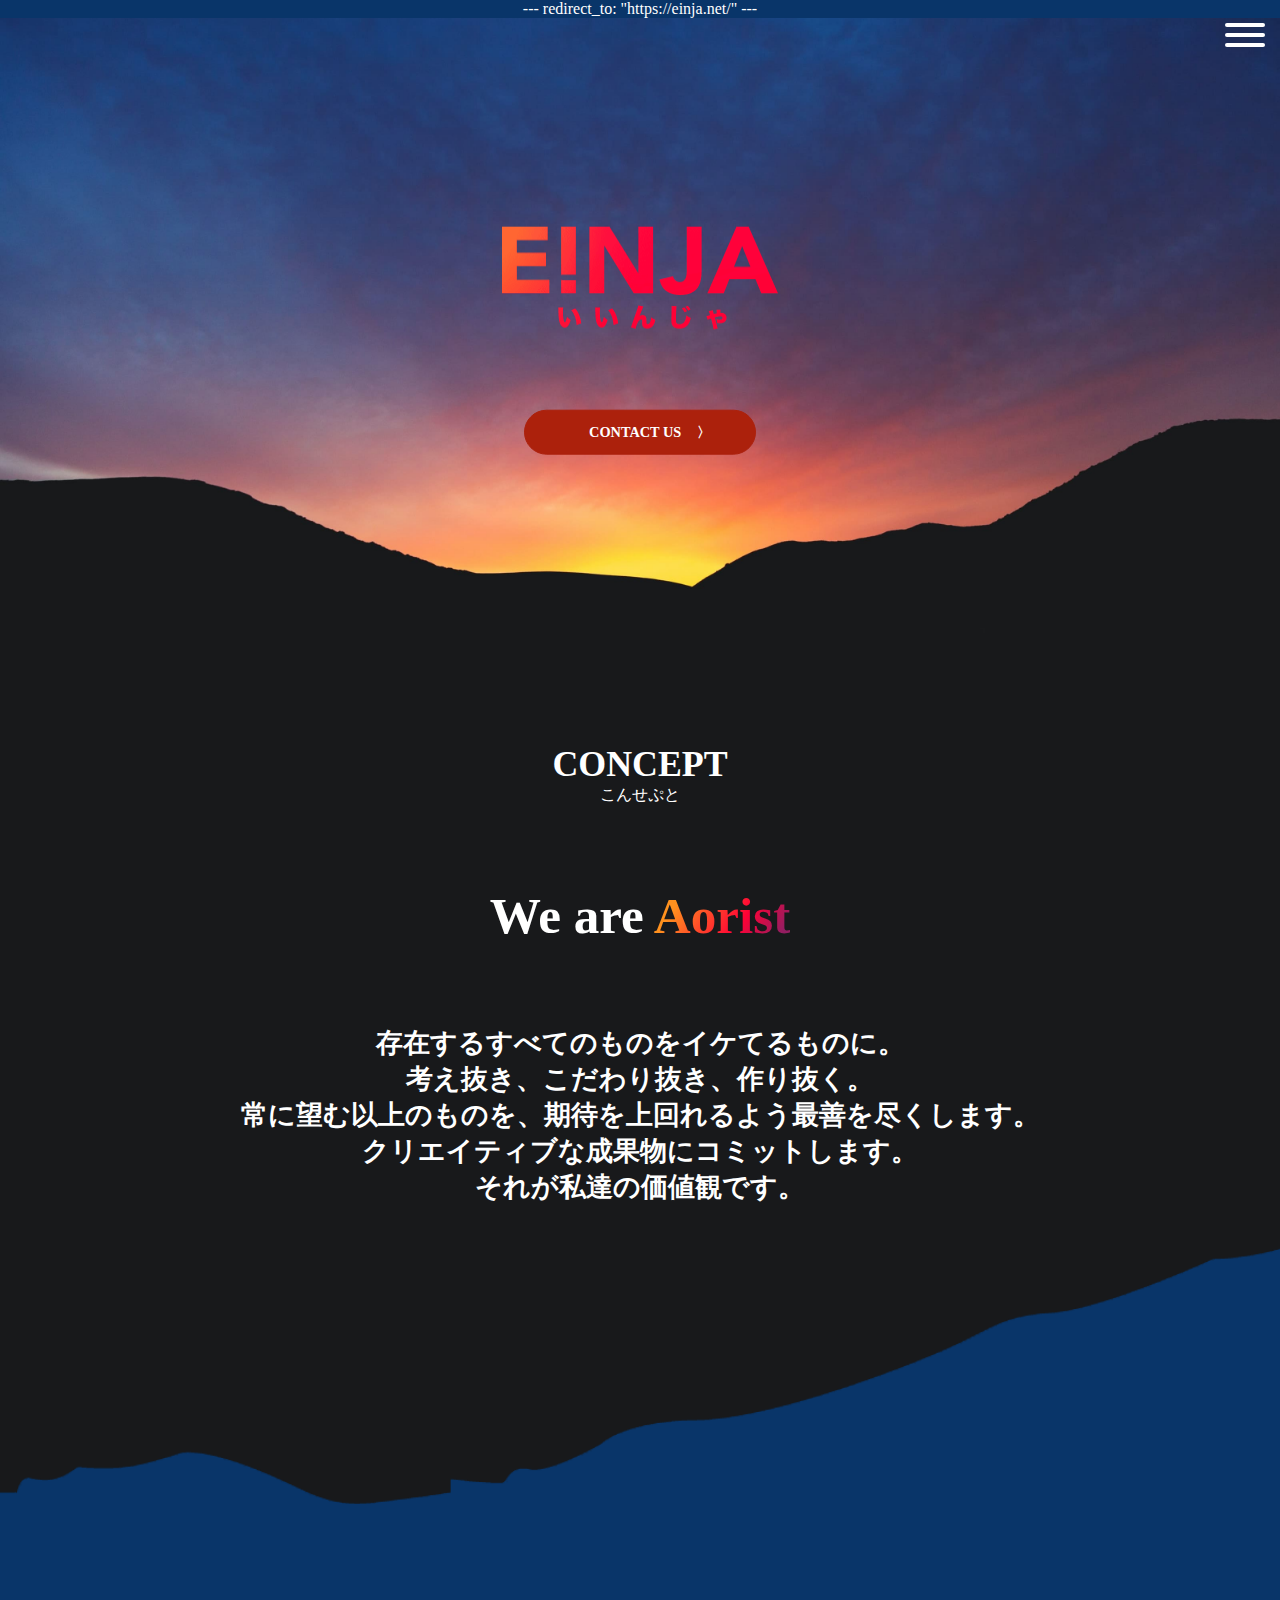
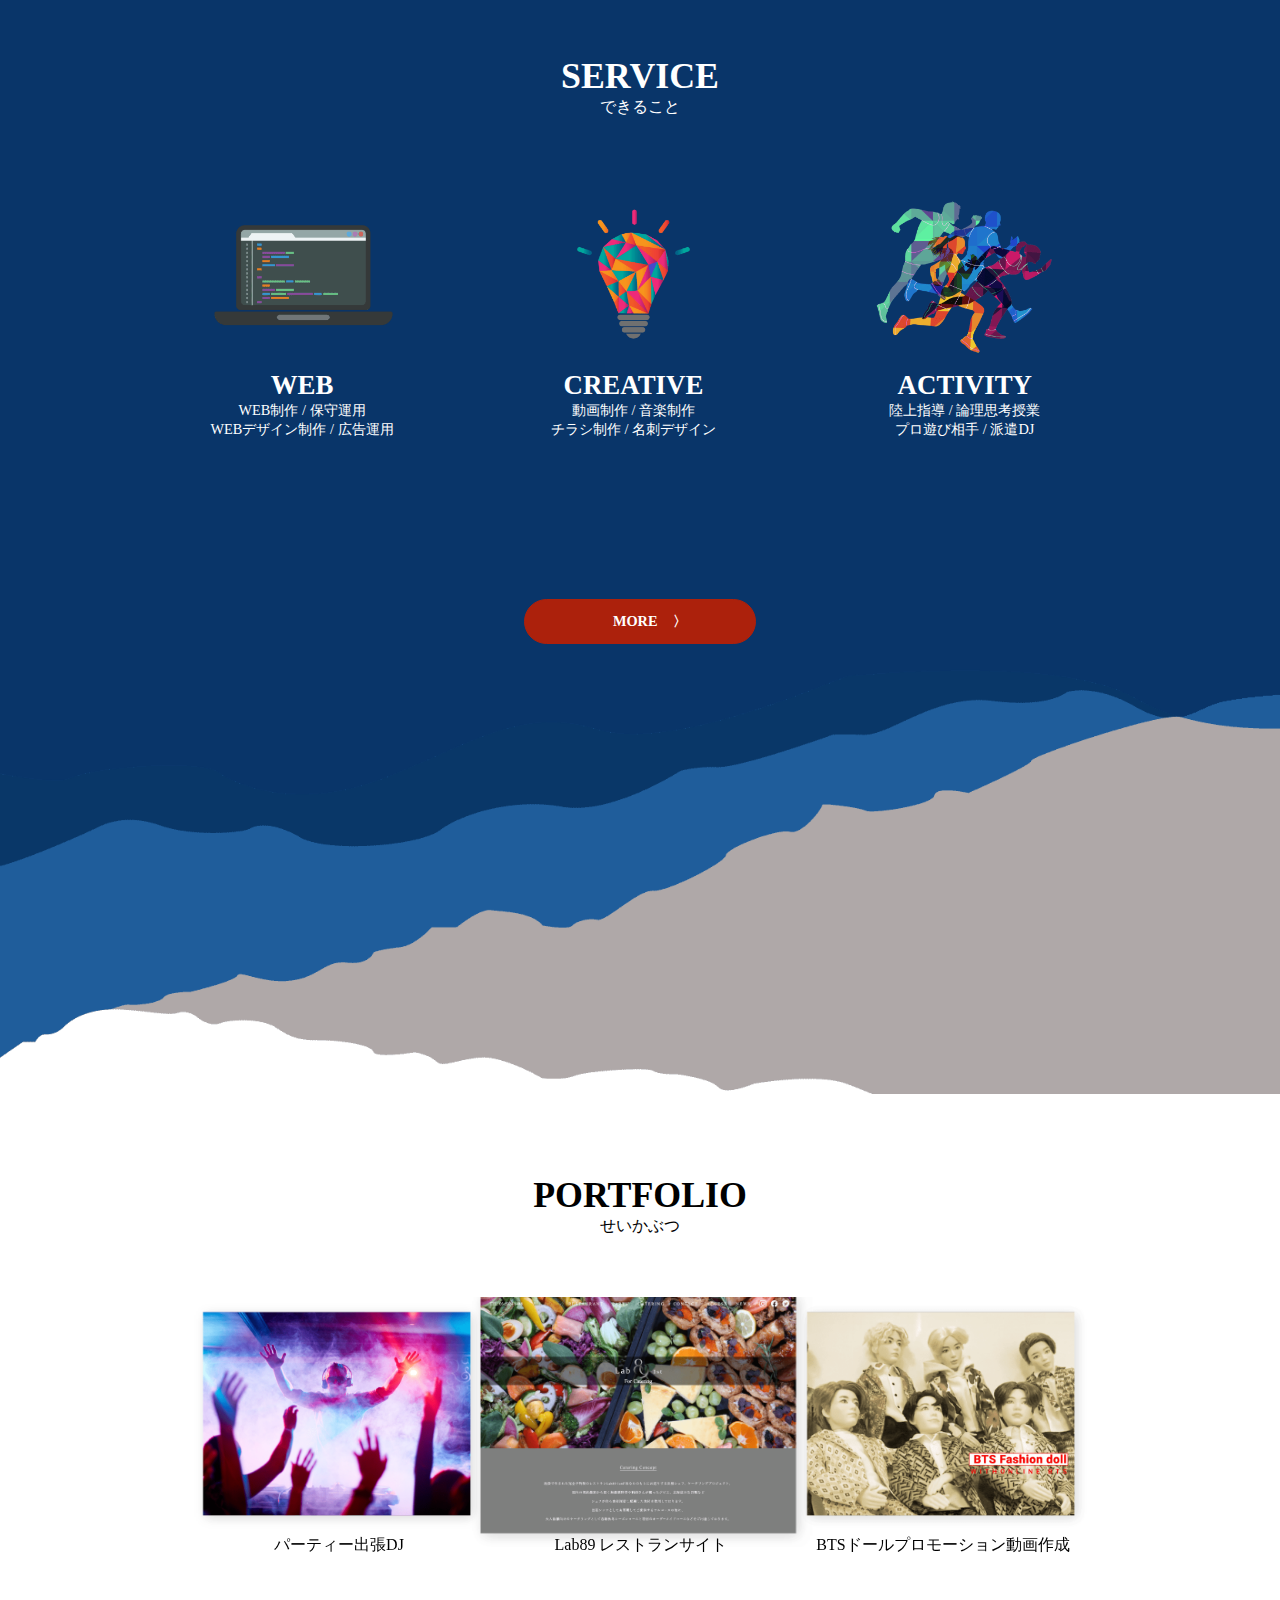
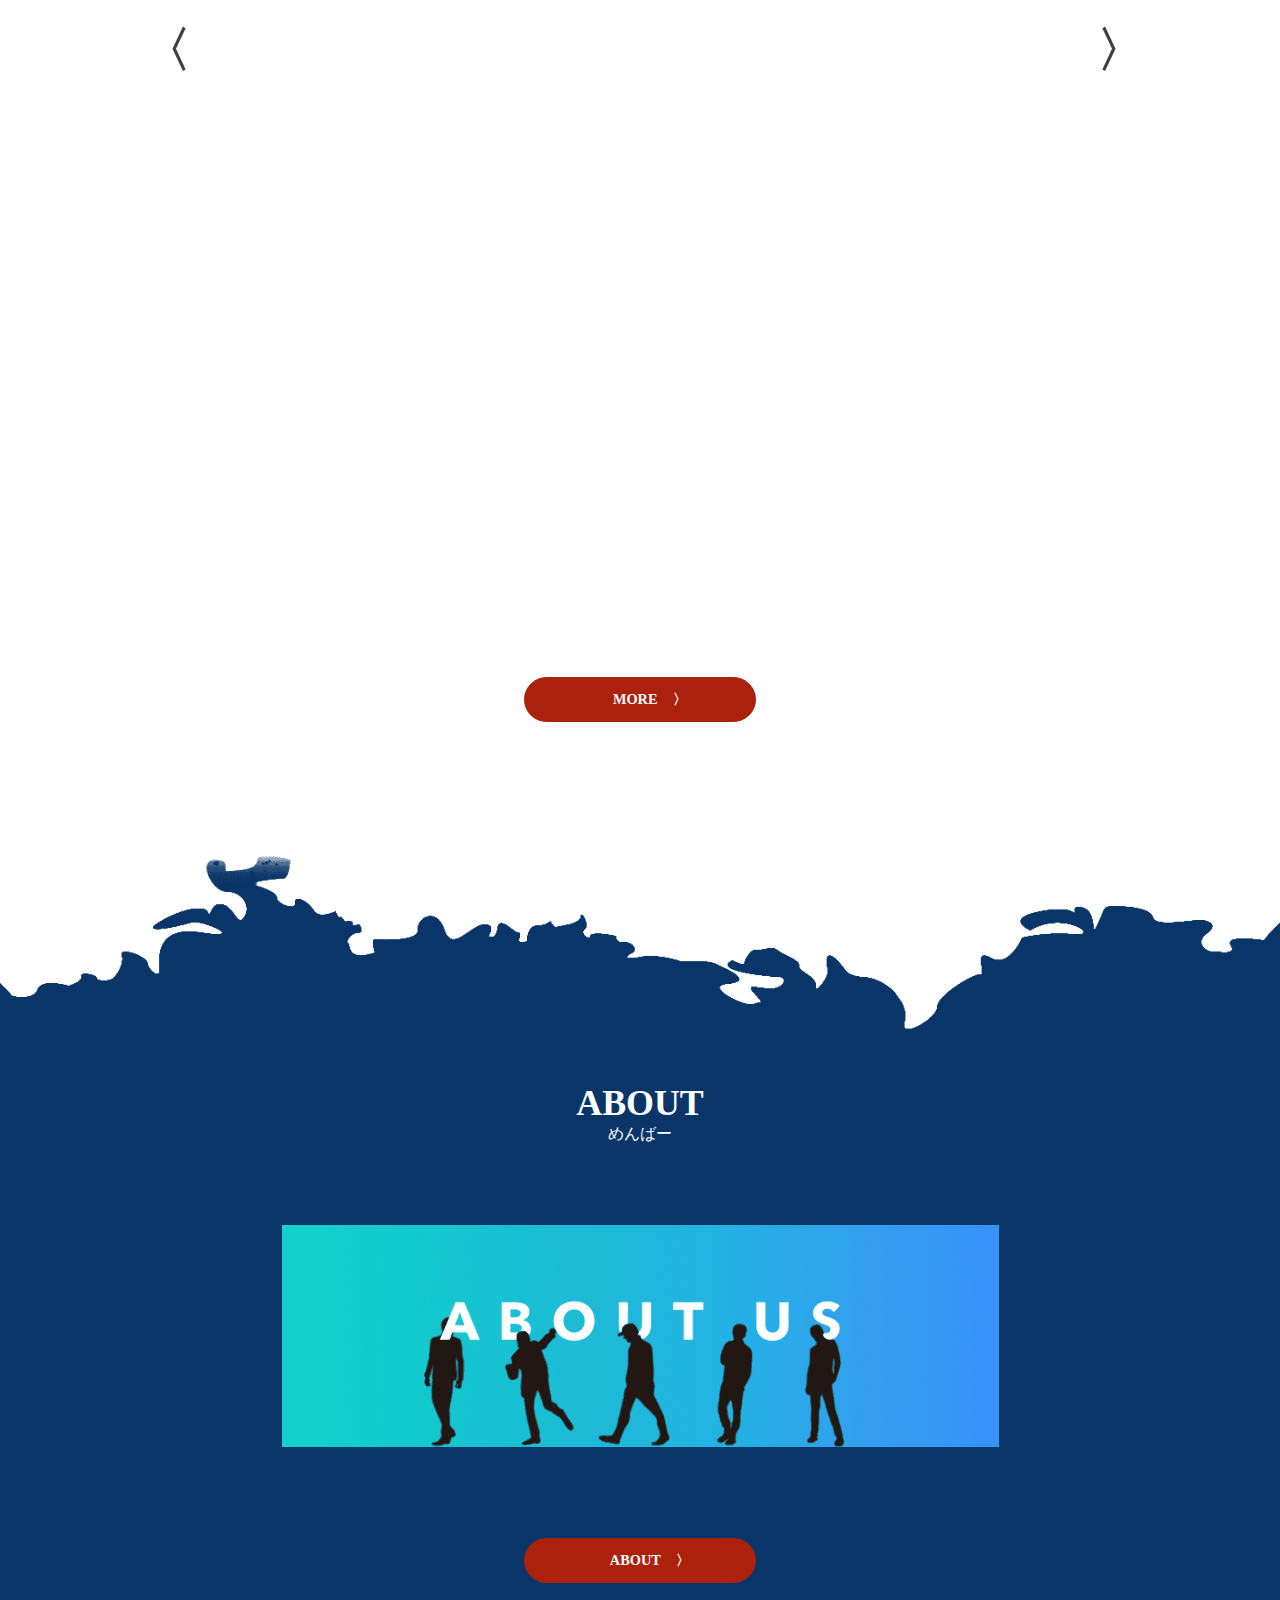
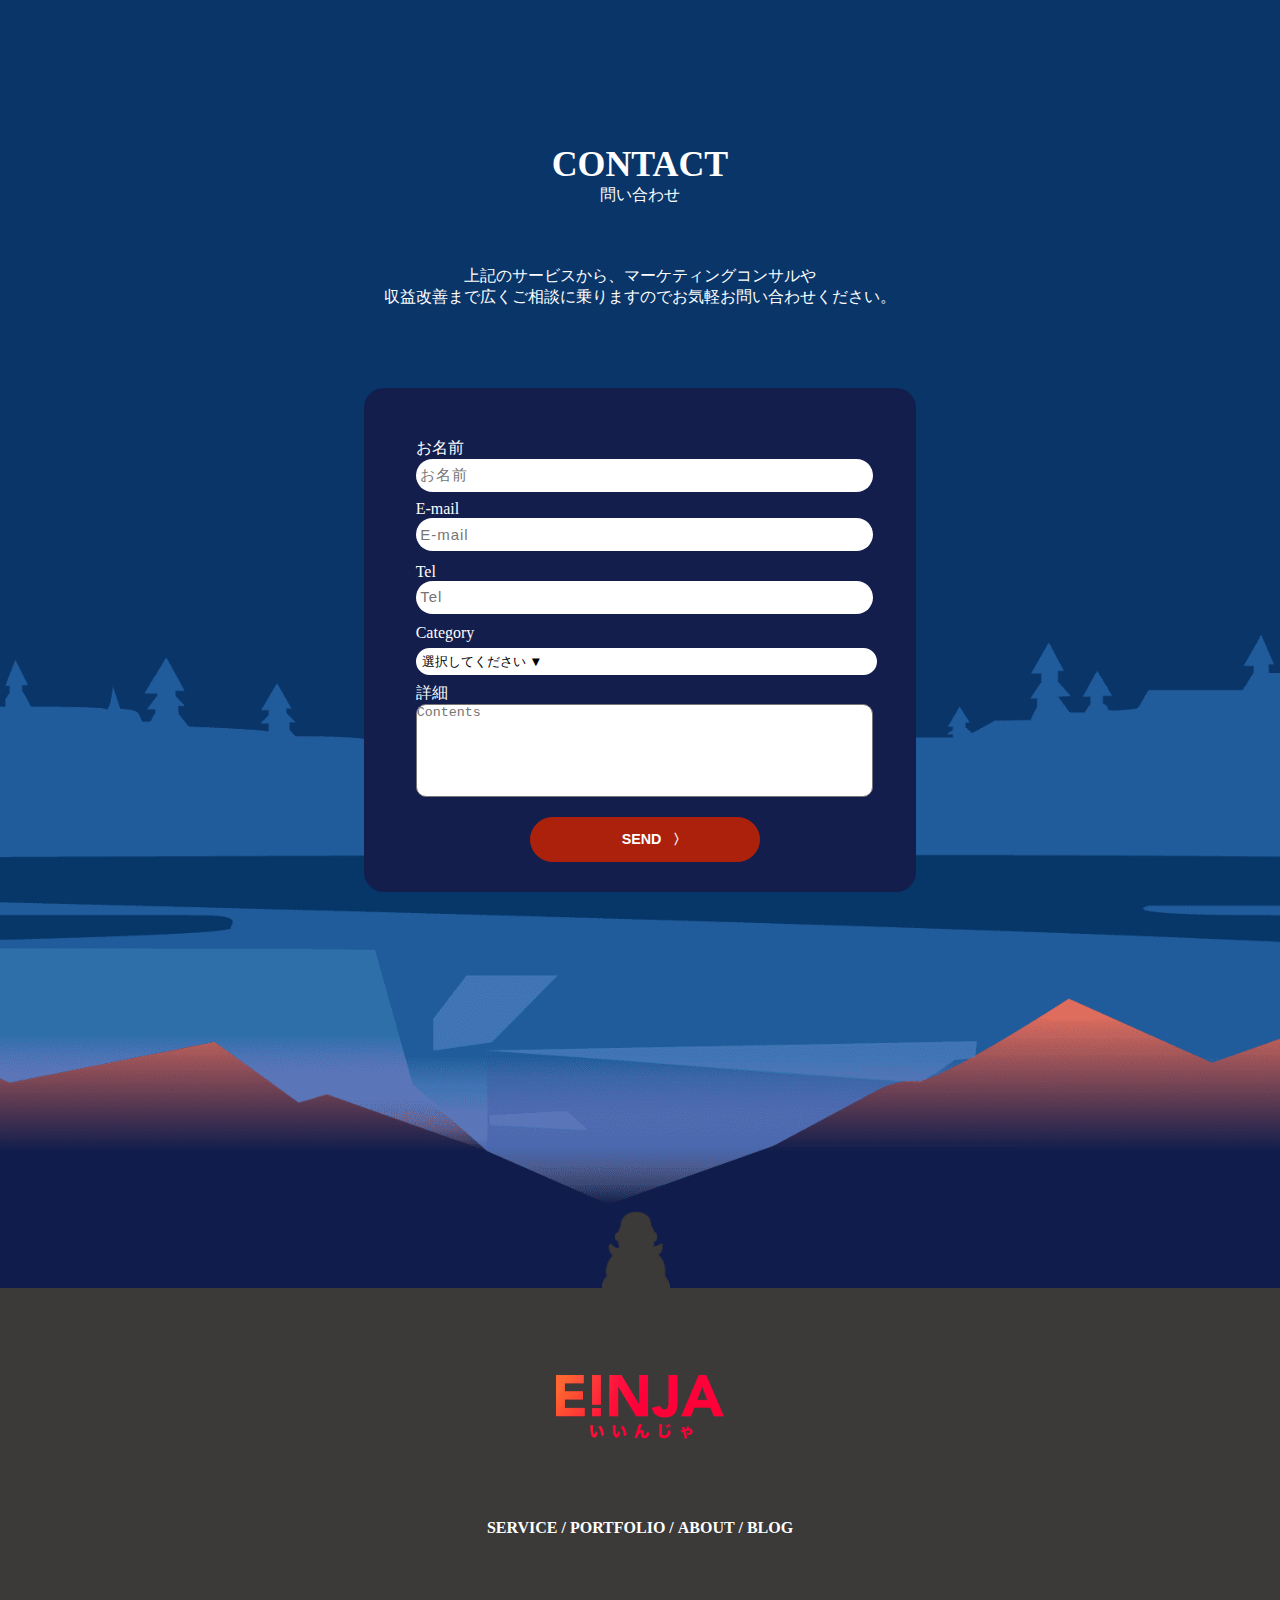
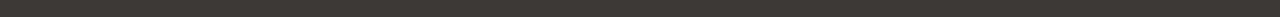
<file: index.html>
---
redirect_to: "https://einja.net/"
---
<!DOCTYPE html>
<html lang="ja">

<head>
  <meta charset="UTF-8">
  <meta name="viewport" content="width=device-width, initial-scale=1.0">
  <link rel="icon" href="favicon.ico">
  <link rel="apple-touch-icon" sizes="180x180" href="img/icon/einja-monoicon.png">

  <!-- Slick JS   For Slider -->
  <link href="js/slick/slick-theme.css" rel="stylesheet" type="text/css">
  <link href="js/slick/slick.css" rel="stylesheet" type="text/css">

  <!-- form script -->
  <script src="https://sdk.form.run/js/v2/formrun.js"></script>

  <link rel="stylesheet" href="style.css">
  <title>EINJA home page</title>
</head>

<body class="bc-indigo" id="Top-page">
  <!-- Navigation -->
  <nav class="menu bc-gray">
    <button class="menu__button">
      <span class="menu__lineTop"></span>
      <span class="menu__lineMiddle"></span>
      <span class="menu__lineBottom"></span>
    </button>
    <div class="menuContainer">
      <a href="https://moyashitaro.github.io/einja/index.html">
        <div class="menuBox bc-DDindigo">
          <div class="menuContent">
            <h1 class="h1menu">Home</h1>
            <div class="underline"></div>
            <p class="testSub">Accompany on home</p>
          </div>
        </div>
      </a>
    </div>
    <div class="menuContainer">
      <a href="https://moyashitaro.github.io/einja/service.html">
        <div class="menuBox bc-DDindigo">
          <div class="menuContent">
            <h1 class="h1menu">Service</h1>
            <div class="underline"></div>
            <p class="testSub">Accompany on service</p>
          </div>
        </div>
      </a>
    </div>
    <div class="menuContainer">
      <a href="https://moyashitaro.github.io/einja/portfolio.html">
        <div class="menuBox bc-DDindigo">
          <div class="menuContent">
            <h1 class="h1menu">Portfolio</h1>
            <div class="underline"></div>
            <p class="testSub">Accompany on portfolio</p>
          </div>
        </div>
      </a>
    </div>
    <div class="menuContainer">
      <a href="https://moyashitaro.github.io/einja/about.html">
        <div class="menuBox bc-DDindigo">
          <div class="menuContent">
            <h1 class="h1menu">About</h1>
            <div class="underline"></div>
            <p class="testSub">Accompany on about</p>
          </div>
        </div>
      </a>
    </div>
  </nav>

  <!-- 1.Top -->
  <section class="T1-Sec bg-T_rise" id="top">
    <div>
      <ing ref=T_rise.jpg></ing>
      <h1 class="spaceL"><img class="T1-h1" src="img/logo-title!.png" alt=""></h1>
      <!-- Top btn -->
      <a href="#form">
        <div class="btn bc-orange fw-bold textS btn-width ">
          <div class="btnText">CONTACT US <span class="right-vector">〉</span></div>
        </div>
      </a>
    </div>
  </section>

  <!-- 2.Concept  -->
  <section class="bc-black spaceTL">
    <h2 class="fw-bold">CONCEPT</h2>
    <p class="spaceL">こんせぷと</p>
    <p class="textL fw-bold spaceL">We are <span class="fc-redgradate">Aorist</span></p>
    <div class="textM fw-bold">
      存在するすべてのものをイケてるものに。<br>
      考え抜き、こだわり抜き、作り抜く。<br>
      常に望む以上のものを、期待を上回れるよう最善を尽くします。<br>
      クリエイティブな成果物にコミットします。<br>
      それが私達の価値観です。
    </div>
  </section>

  <!-- 分け目 -->
  <section class="bg-T_Bsky bc-indigo"></section>

  <!-- 3.Service -->
  <section class="bc-indigo" id="service">
    <h2 class="fw-bold">SERVICE</h2>
    <p class="spaceM">できること</p>
    <div class="serviceWrapper spaceL">
      <div>
        <div class="T-Container bg-web spaceS"></div>
        <p class="textM fw-bold">WEB</p>
        <P class="textS">WEB制作 / 保守運用 <br> WEBデザイン制作 / 広告運用</P>
      </div>
      <div class="LspaceL">
        <div class="T-Container bg-creat spaceS"></div>
        <p class="textM fw-bold">CREATIVE</p>
        <P class="textS">動画制作 / 音楽制作 <br> チラシ制作 / 名刺デザイン</P>
      </div>
      <div>
        <div class="T-Container bg-activ spaceS"></div>
        <p class="textM fw-bold">ACTIVITY</p>
        <P class="textS">陸上指導 / 論理思考授業 <br> プロ遊び相手 / 派遣DJ</P>
      </div>
    </div>
    <a href="https://moyashitaro.github.io/einja/service.html">
      <div class="btn bc-orange fw-bold textS btn-width ">
        <div class="btnText">MORE <span class="right-vector">〉</span></div>
      </div>
    </a>
  </section>

  <!-- 分け目2 -->
  <section class="bg-T_mtAlps"></section>

  <!-- 4.Portfolio -->
  <section class="bc-white spaceTL" id="portfolio">
    <h2 class="fw-bold fc-black">PORTFOLIO</h2>
    <p class="spaceM fc-black">せいかぶつ</p>
    <!-- スライダー設置する -->
    <div class="T4-slider-container">
      <div class="center-js fc-black spaceL">
        <div>
          <img src="img/portfolio/T4-Lab89.png" alt="image01">
          <p class="textphoto">Lab89 レストランサイト</p>
        </div>
        <div>
          <img src="img/portfolio/T4-bts.png" alt="image02">
          <p class="textphoto">BTSドールプロモーション動画作成</p>
        </div>
        <div>
          <img src="img/portfolio/T4-teachrun.png" alt="image03">
          <p class="textphoto">陸上実業団選手コーチング</p>
        </div>
        <div>
          <img src="img/portfolio/T4-hero.png" alt="image01">
          <p class="textphoto">アソビル マルチスポーツコート</p>
        </div>
        <div>
          <img src="img/portfolio/T4-kanie.png" alt="image02">
          <p class="textphoto">KANIE REMIX</p>
        </div>
        <div>
          <img src="img/portfolio/T4-travelDJ.png" alt="image03">
          <p class="textphoto">パーティー出張DJ</p>
        </div>
      </div>
      <a href="https://moyashitaro.github.io/einja/portfolio.html">
        <div class="btn bc-orange fw-bold textS btn-width">
          <div class="btnText">MORE <span class="right-vector">〉</span></div>
        </div>
      </a>
    </div>
  </section>

  <!-- 分け目3 -->
  <section class="bg-T_cloud"></section>

  <!-- 5.About -->
  <section class="spaceL" id="about">
    <h2 class="fw-bold">ABOUT</h2>
    <p class="spaceL">めんばー</p>
    <!-- <div class="aboutLinkBox bg-T_ALink"></div> -->
    <div class="iframe">
      <div class="iframe-container bg-T_ALink" width="717" height="222"></div>
    </div>

    <div class="spaceL"></div>
    <a href="https://moyashitaro.github.io/einja/about.html">
      <div class="btn bc-orange fw-bold textS btn-width">
        <div class="btnText">ABOUT <span class="right-vector">〉</span></div>
      </div>
    </a>
  </section>

  <!-- 6.Contact -->
  <section class="spaceTL" id="form">
    <h2 class="fw-bold">CONTACT</h2>
    <p class="spaceM">問い合わせ</p>
    <div class="spaceL">上記のサービスから、マーケティングコンサルや<br>
      収益改善まで広くご相談に乗りますのでお気軽お問い合わせください。
    </div>
    <div class="bg-T_city">
      <form class="formWrapper formrun" action="https://form.run/api/v1/r/lhly69fa9jg0mpguuw6f758q" method="post">
        <div class="formcontainer">
          <div class="formFlame-S gap">
            <div class="cp_iptxt-S">
              <p class="formLabel">お名前</p>
              <label class="ef">
                <input name="お名前" type="text" placeholder="お名前">
              </label>
            </div>
          </div>
          <div class="formFlame-S">
            <div class="cp_iptxt-S">
              <p class="formLabel">E-mail</p>
              <div class="cp_iptxt-S">
                <label class="ef">
                  <!-- <input type="text" placeholder="E-mail" required> -->
                  <input name="メールアドレス" type="text" placeholder="E-mail" data-formrun-type="email"
                    data-formrun-required>
                  <!-- <div data-formrun-show-if-error="メールアドレス">メールアドレスを正しく入力してください</div> -->
                </label>
              </div>
            </div>
          </div>
          <div class="formFlame-S gap">
            <div class="cp_iptxt-S">
              <p class="formLabel">Tel</p>
              <label class="ef">
                <input type="text" placeholder="Tel">
              </label>
            </div>
          </div>
          <div class="formFlame-S form-group row">
            <p class="formLabel gap2 col-xs-3 col-form-label">Category<br></p>
            <div class="cp_ipselect cp_sl04 col-xs-9" data-formrun-hide-if-confirm>
              <select class="form-control form-control-lg" name="Category" data-formrun-required>
                <option value="" hidden>選択してください ▼ </option>
                <option value="UI・UX設計">UI・UX設計</option>
                <option value="WEBデザイン">WEBデザイン</option>
                <option value="WEB制作">WEB制作</option>
                <option value="WEBアプリ作成">WEBアプリ作成</option>
                <option value="WEB解析">WEB解析</option>
                <option value="SEO対策">SEO対策</option>
                <option value="広告運用">広告運用</option>
                <option value="保守運用">保守運用</option>
                <option value="動画制作">動画制作</option>
                <option value="音楽制作">音楽制作</option>
                <option value="チラシ制作">チラシ制作</option>
                <option value="名刺デザイン">名刺デザイン</option>
                <option value="陸上指導">陸上指導</option>
                <option value="論理思考授業">論理思考授業</option>
                <option value="出張DJ">出張DJ</option>
                <option value="遊び相手">遊び相手</option>
              </select>
            </div>
          </div>
          <div class="formFlame-L">
            <div class="spaceS gap3">
              <p class="formLabel">詳細</p>
              <textarea type="text" placeholder="Contents" name="お問い合わせ" data-formrun-required></textarea>
              <!-- <div data-formrun-show-if-error="お問い合わせ">お問い合わせ入力してください</div> -->
            </div>

            <!-- <div>
              <label>個人情報利用同意 [必須]</label>
              <input type="checkbox" name="個人情報利用同意" data-formrun-required>
              <div data-formrun-show-if-error="個人情報利用同意">同意してください</div>
            </div> -->

            <!-- ボット投稿をブロックするためのタグ -->
            <div class="_formrun_gotcha">
              <style media="screen">
                ._formrun_gotcha {
                  position: absolute !important;
                  height: 1px;
                  width: 1px;
                  overflow: hidden;
                }
              </style>
              <label for="_formrun_gotcha">If you are a human, ignore this field</label>
              <input type="text" name="_formrun_gotcha" id="_formrun_gotcha" tabindex="-1">
            </div>
            <a href="https://moyashitaro.github.io/einja/index.html">
              <button type="submit" class="btn bc-orange fw-bold textS btn-width" data-formrun-error-text="未入力の項目があります"
                data-formrun-submitting-text="送信中...">
                <div class="btnText fc-white">SEND<span class="right-vector">〉</span></div>
              </button>
            </a>
          </div>
        </div>
      </form>
  </section>

  <!-- 7.Footer -->
  <footer class="bc-gray">
    <div class="footer-container">
      <div class="bg-footerLogo T7-Box"></div>
      <a href="https://moyashitaro.github.io/einja/index.html">
        <img src="img/logo-title!.png" alt="" class="footer-logo spaceL">
      </a>
      <ul class="footer-lists spaceL fw-bold">
        <li><a href="https://moyashitaro.github.io/einja/service.html">SERVICE</a> /</li>
        <li><a href="https://moyashitaro.github.io/einja/portfolio.html">PORTFOLIO</a> /</li>
        <li><a href="https://moyashitaro.github.io/einja/about.html">ABOUT</a> /</li>
        <li><a href="https://note.com/einja_blog">BLOG</a></li>
      </ul>
    </div>
  </footer>

  <!-- jQueryのコードだよ -->
  <script src="https://ajax.googleapis.com/ajax/libs/jquery/3.4.1/jquery.min.js"></script>


  <!-- Slick jsのやつ -->
  <script type="text/javascript" src="js/slick/slick.min.js"></script>


  <!-- Pure js -->
  <script type="text/javascript" src="js/script.js"></script>

</body>

</html>
</file>
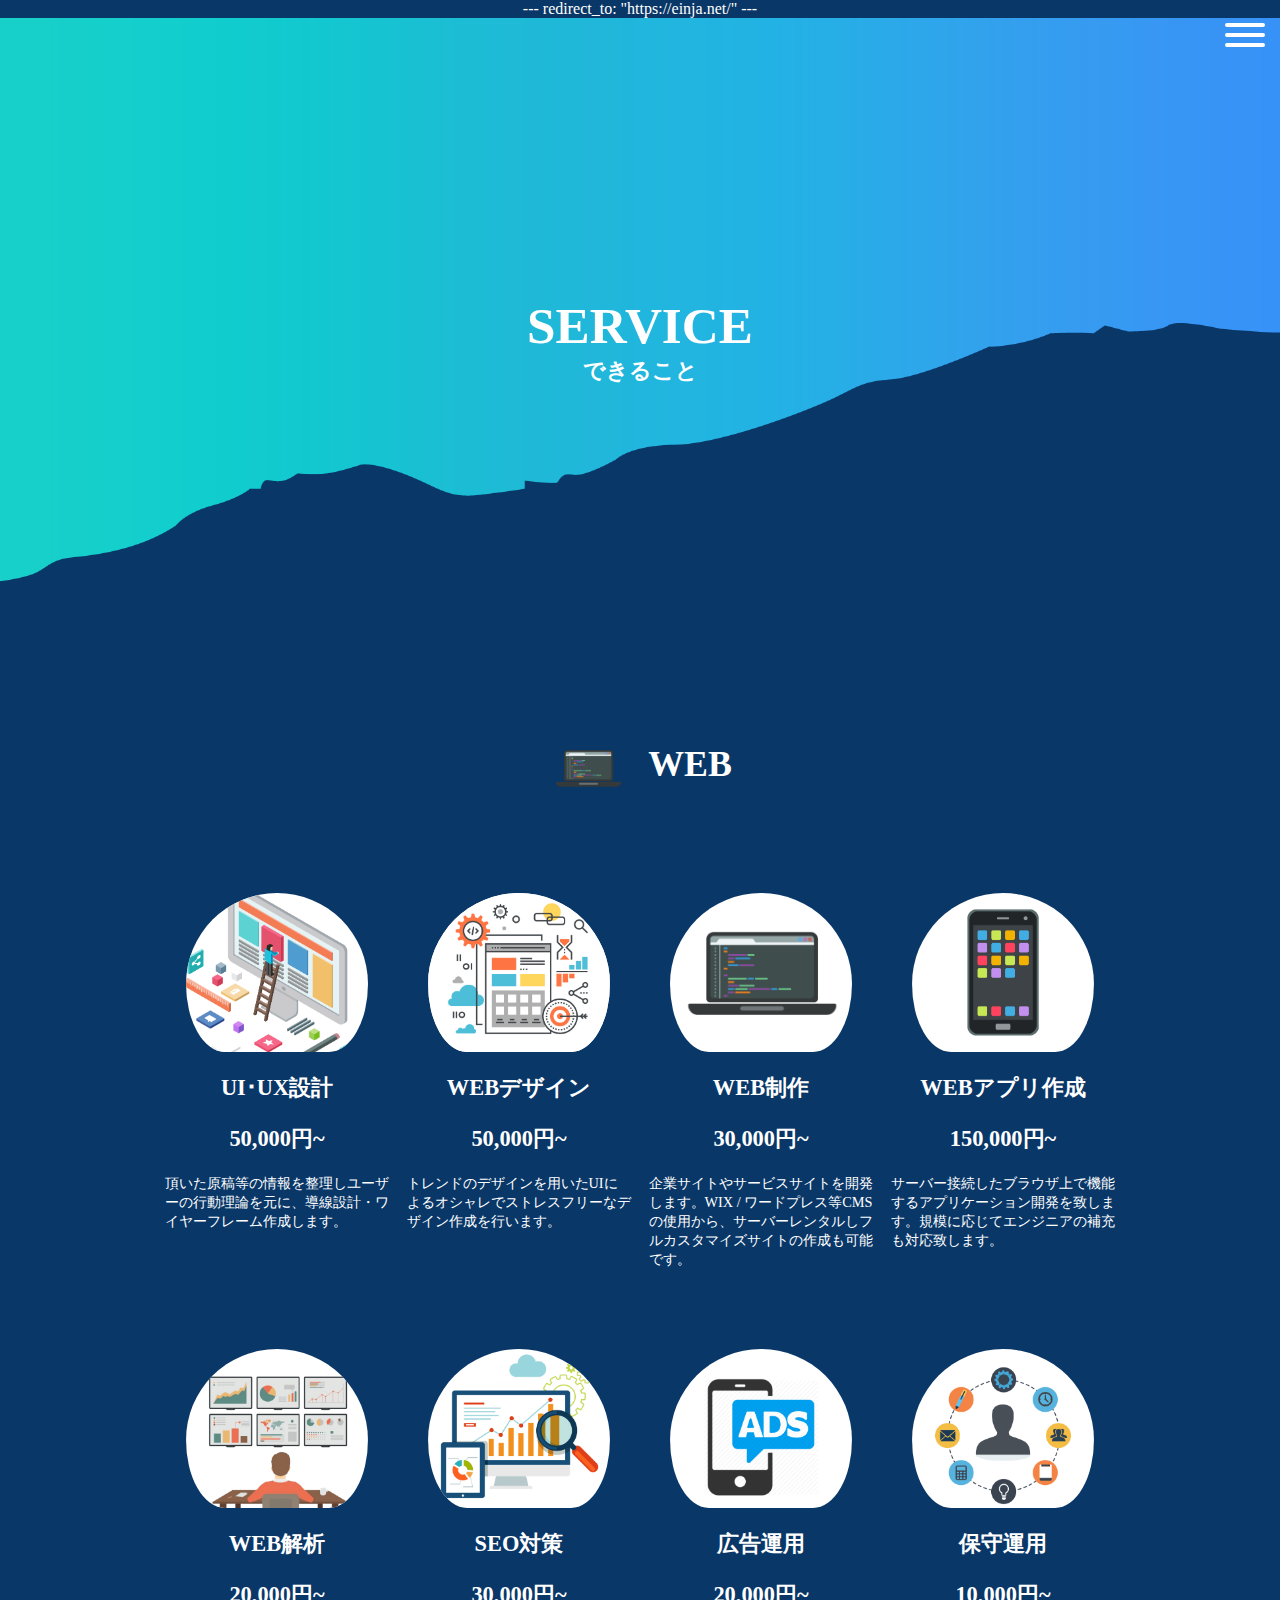
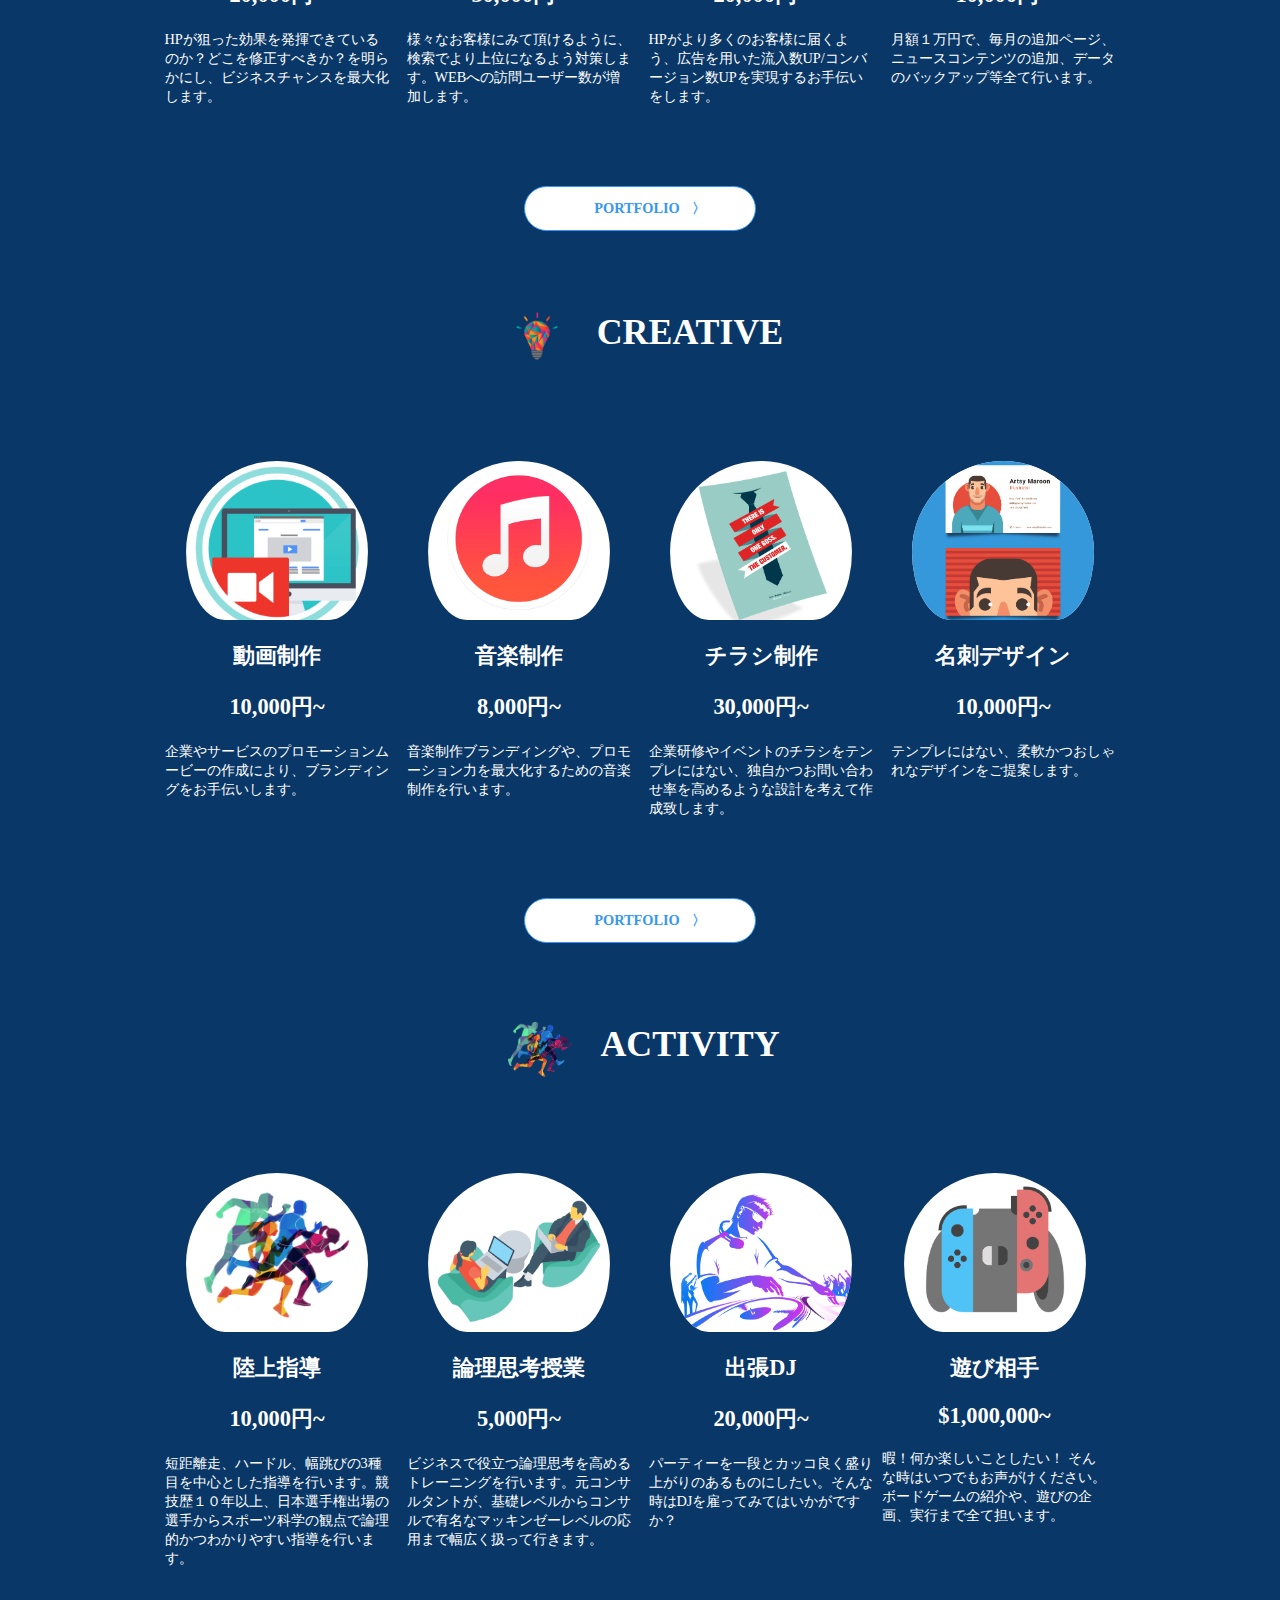
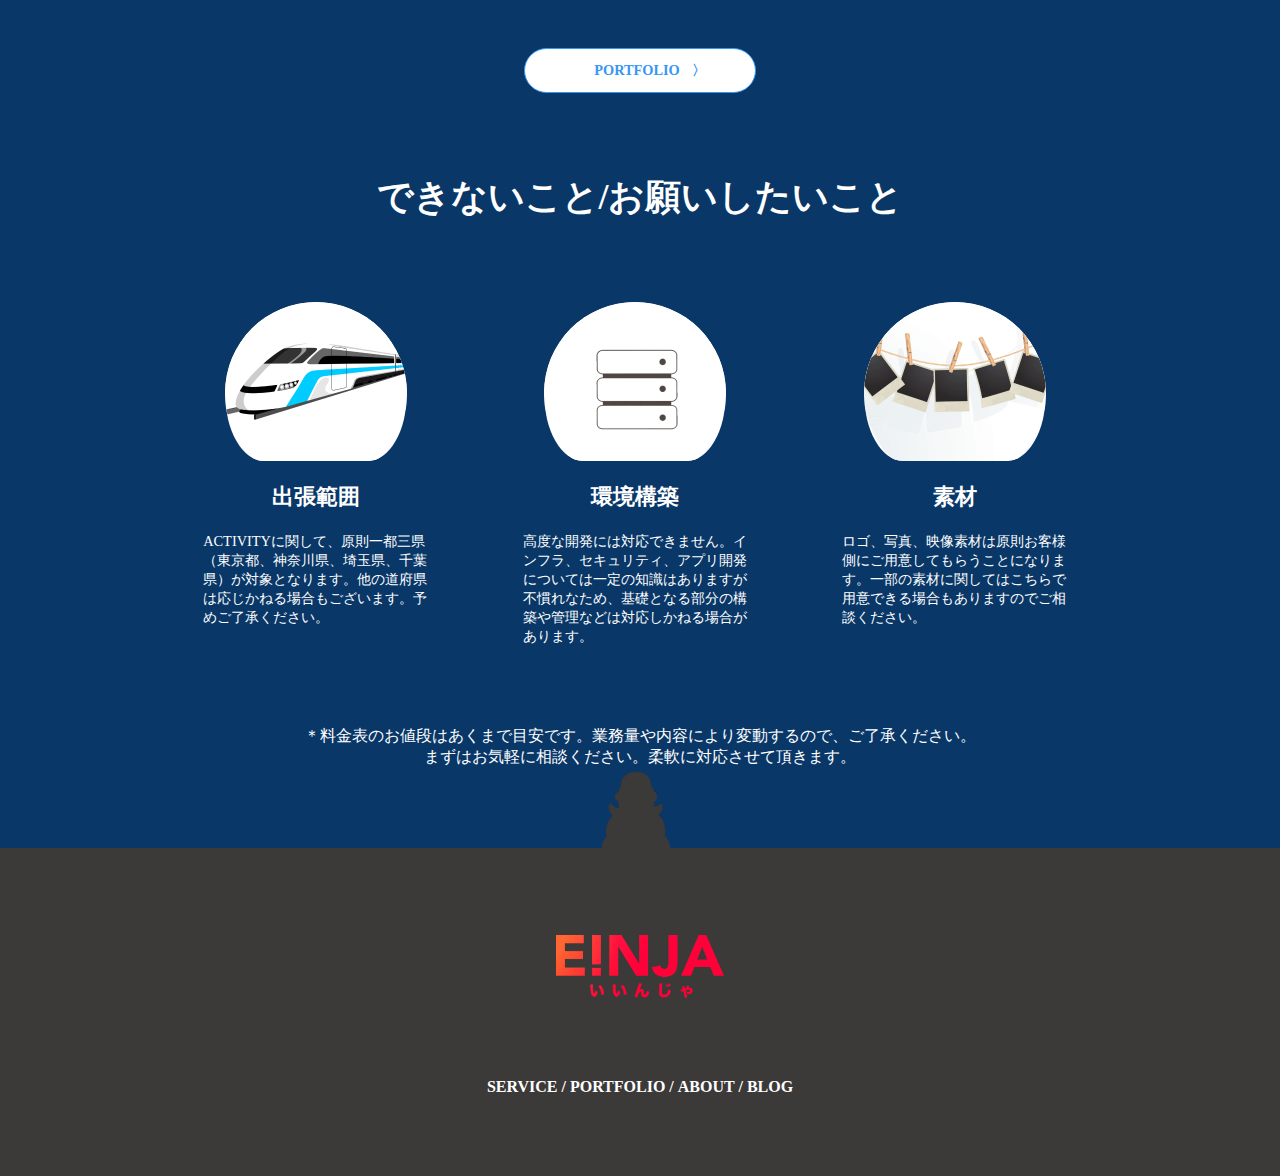
<file: service.html>
---
redirect_to: "https://einja.net/"
---

<!DOCTYPE html>
<html lang="ja">
<head>
    <meta charset="UTF-8">
    <meta name="viewport" content="width=device-width, initial-scale=1.0">
    <link rel="stylesheet" href="style.css">
    <link rel="icon" href="favicon.ico">
    <link rel="apple-touch-icon" sizes="180x180" href="img/icon/einja-monoicon.png">
    <title>EINJA home page</title>
</head>
<body class="bc-Dindigo" id="Service-page">
  <!-- Navigation -->
  <nav class="menu bc-gray">
    <button class="menu__button">
        <span class="menu__lineTop"></span>
        <span class="menu__lineMiddle"></span>
        <span class="menu__lineBottom"></span>
    </button>
    <div class="menuContainer">
        <a href="https://moyashitaro.github.io/einja/index.html">
            <div class="menuBox bc-DDindigo">
                <div class="menuContent">
                    <h1 class="h1menu">Home</h1>
                    <div class="underline"></div>
                    <p class="testSub">Accompany on home</p>
                </div>
            </div>
        </a>
    </div>
    <div class="menuContainer">
        <a href="https://moyashitaro.github.io/einja/service.html">
            <div class="menuBox bc-DDindigo">
                <div class="menuContent">
                    <h1 class="h1menu">Service</h1>
                    <div class="underline"></div>
                    <p class="testSub">Accompany on service</p>
                </div>
            </div>
        </a>
    </div>
    <div class="menuContainer">
        <a href="https://moyashitaro.github.io/einja/portfolio.html">
            <div class="menuBox bc-DDindigo">
                <div class="menuContent">
                    <h1 class="h1menu">Portfolio</h1>
                    <div class="underline"></div>
                    <p class="testSub">Accompany on portfolio</p>
                </div>
            </div>
        </a>
    </div>
    <div class="menuContainer">
        <a href="https://moyashitaro.github.io/einja/about.html">
            <div class="menuBox bc-DDindigo">
                <div class="menuContent">
                    <h1 class="h1menu">About</h1>
                    <div class="underline"></div>
                    <p class="testSub">Accompany on about</p>
                </div>
            </div>
        </a>
    </div>
  </nav>

  <!-- 1.Top -->
  <section class="S1-Sec bg-S_sky">
    <div class="fw-bold">
      <h1>SERVICE</h1>
      <p class="textSub">できること</p>
    </div>
  </section>

  <!-- 2.Web  -->
  <setion class="S2-Sec"><!-- 背景指定-->
    <div class="flex-container spaceTL spaceL"><!--flex 指定-->
      <div class="h2-icons bg-web"></div>
      <h2>WEB</h2>
    </div>

    <div class="S-wrap">
      <!-- WEB サービス１ -->
      <div class="S-container">
        <div class="S-Box bc-white">
          <div class="S-Box bg-UIUX"></div>
        </div>
        <p class="textSub fw-bold spaceS">UI･UX設計</p>
        <p class="textSub fw-bold spaceS">50,000円~</p>
        <div class="S-texBox">
          <p class="textS">頂いた原稿等の情報を整理しユーザーの行動理論を元に、導線設計・ワイヤーフレーム作成します。</p>
        </div>
      </div>
      <!-- WEB サービス2 -->
      <div class="S-container">
        <div class="S-Box bc-white">
          <div class="S-Box bg-webDesign"></div>
        </div>
        <p class="textSub fw-bold spaceS">WEBデザイン</p>
        <p class="textSub fw-bold spaceS">50,000円~</p>
        <div class="S-texBox">
          <p class="textS">トレンドのデザインを用いたUIによるオシャレでストレスフリーなデザイン作成を行います。</div>
      </div>
      <!-- WEB サービス3 -->
      <div class="S-container">
        <div class="S-Box bc-white">
          <div class="S-Box bg-web"></div>
        </div>
        <p class="textSub fw-bold spaceS">WEB制作</p>
        <p class="textSub fw-bold spaceS">30,000円~</p>
        <div class="S-texBox">
          <p class="textS">企業サイトやサービスサイトを開発します。WIX / ワードプレス等CMSの使用から、サーバーレンタルしフルカスタマイズサイトの作成も可能です。</p>
        </div>
      </div>
      <!-- WEB サービス4 -->
      <div class="S-container">
        <div class="S-Box bc-white">
          <div class="S-Box bg-app"></div>
        </div>
        <p class="textSub fw-bold spaceS">WEBアプリ作成</p>
        <p class="textSub fw-bold spaceS">150,000円~</p>
        <div class="S-texBox">
          <p class="textS">サーバー接続したブラウザ上で機能するアプリケーション開発を致します。規模に応じてエンジニアの補充も対応致します。</p>
        </div>
      </div>
      <!-- WEB サービス5 -->
      <div class="S-container">
        <div class="S-Box bc-white">
          <div class="S-Box bg-analy"></div>
        </div>
        <p class="textSub fw-bold spaceS">WEB解析</p>
        <p class="textSub fw-bold spaceS">20,000円~</p>
        <div class="S-texBox">
          <p class="textS">HPが狙った効果を発揮できているのか？どこを修正すべきか？を明らかにし、ビジネスチャンスを最大化します。</p>
        </div>
      </div>
      <!-- WEB サービス6 -->
      <div class="S-container">
        <div class="S-Box bc-white">
          <div class="S-Box bg-seo"></div>
        </div>
        <p class="textSub fw-bold spaceS">SEO対策</p>
        <p class="textSub fw-bold spaceS">30,000円~</p>
        <div class="S-texBox">
          <p class="textS">様々なお客様にみて頂けるように、検索でより上位になるよう対策します。WEBへの訪問ユーザー数が増加します。</p>
        </div>
      </div>
      <!-- WEB サービス 7-->
      <div class="S-container">
        <div class="S-Box bc-white">
          <div class="S-Box bg-ad"></div>
        </div>
        <p class="textSub fw-bold spaceS">広告運用</p>
        <p class="textSub fw-bold spaceS">20,000円~</p>
        <div class="S-texBox">
          <p class="textS">HPがより多くのお客様に届くよう、広告を用いた流入数UP/コンバージョン数UPを実現するお手伝いをします。</p>
        </div>
      </div>
      <!-- WEB サービス8 -->
      <div class="S-container">
        <div class="S-Box bc-white">
          <div class="S-Box bg-mante"></div>
        </div>
        <p class="textSub fw-bold spaceS">保守運用</p>
        <p class="textSub fw-bold spaceS">10,000円~</p>
        <div class="S-texBox">
          <p class="textS">月額１万円で、毎月の追加ページ、ニュースコンテンツの追加、データのバックアップ等全て行います。</p>
        </div>
      </div>
    </div><!-- S-wrap -->

    <a href="https://moyashitaro.github.io/einja/portfolio.html">
      <div class="btn bc-white fw-bold fc-skyblue textS btn-width">
        <div class="btnText">PORTFOLIO<span class="right-vector">〉</span></div>
      </div>
    </a>
  </setion>

  <!-- 3.Creative -->
  <setion class="S3-Sec">
    <div class="flex-container spaceTL spaceL"><!--flex 指定-->
      <div class="h2-icons bg-creat"></div>
      <h2>CREATIVE</h2>
    </div>
    <div class="S-wrap">
      <!-- Creative サービス１ -->
      <div class="S-container">
        <div class="S-Box bc-white">
          <div class="S-Box bg-movie"></div>
        </div>
        <p class="textSub fw-bold spaceS">動画制作</p>
        <p class="textSub fw-bold spaceS">10,000円~</p>
        <div class="S-texBox">
          <p class="textS">企業やサービスのプロモーションムービーの作成により、ブランディングをお手伝いします。</p>
        </div>
      </div>
      <!-- Creative サービス2 -->
      <div class="S-container">
        <div class="S-Box bc-white">
          <div class="S-Box bg-music"></div>
        </div>
        <p class="textSub fw-bold spaceS">音楽制作</p>
        <p class="textSub fw-bold spaceS">8,000円~</p>
        <div class="S-texBox">
          <p class="textS">音楽制作ブランディングや、プロモーション力を最大化するための音楽制作を行います。</div>
      </div>
      <!-- Creative サービス3 -->
      <div class="S-container">
        <div class="S-Box bc-white">
          <div class="S-Box bg-reflet"></div>
        </div>
        <p class="textSub fw-bold spaceS">チラシ制作</p>
        <p class="textSub fw-bold spaceS">30,000円~</p>
        <div class="S-texBox">
          <p class="textS">企業研修やイベントのチラシをテンプレにはない、独自かつお問い合わせ率を高めるような設計を考えて作成致します。</p>
        </div>
      </div>
      <!-- Creative サービス4 -->
      <div class="S-container">
        <div class="S-Box bc-white">
          <div class="S-Box bg-card"></div>
        </div>
        <p class="textSub fw-bold spaceS">名刺デザイン</p>
        <p class="textSub fw-bold spaceS">10,000円~</p>
        <div class="S-texBox">
          <p class="textS">テンプレにはない、柔軟かつおしゃれなデザインをご提案します。</p>
        </div>
      </div>
    </div><!--S-wrap-->
    <a href="https://moyashitaro.github.io/einja/portfolio.html">
      <div class="btn bc-white fw-bold fc-skyblue textS btn-width">
        <div class="btnText">PORTFOLIO<span class="right-vector">〉</span></div>
      </div>
    </a>
  </setion>

  <!-- 4.Activity -->
  <section class="spaceL">
    <div class="flex-container spaceTL spaceL"><!--flex 指定-->
      <div class="h2-icons bg-activ"></div>
      <h2>ACTIVITY</h2>
    </div>
    <div class="S-wrap">
      <!-- Activity サービス１ -->
      <div class="S-container">
        <div class="S-Box bc-white">
          <div class="S-Box bg-activ"></div>
        </div>
        <p class="textSub fw-bold spaceS">陸上指導</p>
        <p class="textSub fw-bold spaceS">10,000円~</p>
        <div class="S-texBox">
          <p class="textS">短距離走、ハードル、幅跳びの3種目を中心とした指導を行います。競技歴１０年以上、日本選手権出場の選手からスポーツ科学の観点で論理的かつわかりやすい指導を行います。</p>
        </div>
      </div>
      <!-- Activity サービス2 -->
      <div class="S-container">
        <div class="S-Box bc-white">
          <div class="S-Box bg-talking"></div>
        </div>
        <p class="textSub fw-bold spaceS">論理思考授業</p>
        <p class="textSub fw-bold spaceS">5,000円~</p>
        <div class="S-texBox">
          <p class="textS">ビジネスで役立つ論理思考を高めるトレーニングを行います。元コンサルタントが、基礎レベルからコンサルで有名なマッキンゼーレベルの応用まで幅広く扱って行きます。</div>
      </div>
      <!-- Activity サービス3 -->
      <div class="S-container">
        <div class="S-Box bc-white">
          <div class="S-Box bg-dj"></div>
        </div>
        <p class="textSub fw-bold spaceS">出張DJ</p>
        <p class="textSub fw-bold spaceS">20,000円~</p>
        <div class="S-texBox">
          <p class="textS">パーティーを一段とカッコ良く盛り上がりのあるものにしたい。そんな時はDJを雇ってみてはいかがですか？</p>
        </div>
      </div>
      <!-- Activity サービス4 -->
      <div class="S-containe">
        <div class="S-Box bc-white">
          <div class="S-Box bg-playing"></div>
        </div>
        <p class="textSub fw-bold spaceS">遊び相手</p>
        <p class="textSub fw-bold spaceS">$1,000,000~</p>
        <div class="S-texBox">
          <p class="textS">
            暇！何か楽しいことしたい！
            そんな時はいつでもお声がけください。ボードゲームの紹介や、遊びの企画、実行まで全て担います。</p>
        </div>
      </div>
    </div><!--S-wrap-->
    <a href="https://moyashitaro.github.io/einja/portfolio.html">
      <div class="btn bc-white fw-bold fc-skyblue textS btn-width">
        <div class="btnText">PORTFOLIO<span class="right-vector">〉</span></div>
      </div>
    </a>
  </section>

  <!-- 5.できないこと　おねがいしたいこと -->
  <section class="S5-Sec">
    <div class="flex-container　spaceTL spaceL"><!--flex 指定-->
      <h2>できないこと/お願いしたいこと</h2>
    </div>
    <div class="S-wrap">
      <!-- お願い１ -->
      <div class="S-container">
        <div class="S-Box bc-white">
          <div class="S-Box bg-range"></div>
        </div>
        <p class="textSub fw-bold spaceS">出張範囲</p>
        <div class="S-texBox">
          <p class="textS">ACTIVITYに関して、原則一都三県（東京都、神奈川県、埼玉県、千葉県）が対象となります。他の道府県は応じかねる場合もございます。予めご了承ください。</p>
        </div>
      </div>
      <!-- お願い2 -->
      <div class="S-container">
        <div class="S-Box bc-white">
          <div class="S-Box bg-environment"></div>
        </div>
        <p class="textSub fw-bold spaceS">環境構築</p>
        <div class="S-texBox">
          <p class="textS">高度な開発には対応できません。インフラ、セキュリティ、アプリ開発については一定の知識はありますが不慣れなため、基礎となる部分の構築や管理などは対応しかねる場合があります。</div>
      </div>
      <!-- お願い3 -->
      <div class="S-container">
        <div class="S-Box bc-white">
          <div class="S-Box bg-elements"></div>
        </div>
        <p class="textSub fw-bold spaceS">素材</p>
        <div class="S-texBox">
          <p class="textS">ロゴ、写真、映像素材は原則お客様側にご用意してもらうことになります。一部の素材に関してはこちらで用意できる場合もありますのでご相談ください。</p>
        </div>
      </div>
    </div>
    <p class="spaceL">
      ＊料金表のお値段はあくまで目安です。業務量や内容により変動するので、ご了承ください。<br>
      まずはお気軽に相談ください。柔軟に対応させて頂きます。
    </p>
  </section>

  <!-- 6.Footer -->
  <footer class="bc-gray">
    <div class="footer-container">
      <div class="bg-footerLogo T7-Box"></div>
      <a href="https://moyashitaro.github.io/einja/index.html">
        <img src="img/logo-title!.png" alt="" class="footer-logo spaceL">
      </a>
      <ul class="footer-lists spaceL fw-bold">
        <li><a href="https://moyashitaro.github.io/einja/service.html">SERVICE</a> /</li>
        <li><a href="https://moyashitaro.github.io/einja/portfolio.html">PORTFOLIO</a> /</li>
        <li><a href="https://moyashitaro.github.io/einja/about.html">ABOUT</a> /</li>
        <li><a href="https://note.com/einja_blog">BLOG</a></li>
      </ul>
    </div>
  </footer>

  <!-- jQueryのコードだよ -->
  <script src="https://ajax.googleapis.com/ajax/libs/jquery/3.4.1/jquery.min.js"></script>

  <!-- Pure js -->
  <script type="text/javascript" src="js/script.js"></script>
</body>
</html>
</file>
<file: style.css>
/*======================
記述ルール
======================*/

/*　ルール１　プロパティの並び順

１．位置関係  = position,flex,top,right,left,display,float
２．サイズ    = widht, height,padding, marign
３．文字系    = font, text-align, line-height, letter-spacing, color
４．背景      = background, border
５．その他    = animation, opacity, transition等

　　ルール２　インデント
１．クラス名と鉤括弧の間に１スペース
２．青文字のプロパティはエンター押したときのデフォのスペース（クラス名より２スペース内側）
３．値は１スペースの後に書き始める
４．ルール度に基本１行あける

*/

.example,
.example1 {
  display: block;
  float: left;
  width: 16.6%;
  height: 70px;
  padding: 0 0 10% 0;
  margin: 0 auto;
  font: 400 14px 'open sans',sans-serif;
  color: #333;
  line-height: 20px;
  text-align: center;
  background: #fff;
  cursor: pointer;
  border-bottom:2px solid #ddd;
}

/*　ルール３　IDの使用
１．CSSのスタイリングでは柄はない。
2. JSでマーキングしたい時や、内部リンクでマーキングしたい時に使う
*/

/*　ルール４　例外
１．プロパティが１つしかなく、その同類が多いときは１列に書く
 →まとめて書いてあげたほうが見やすくなるのと整理しやすくなる
*/
.example  { background: url(example.png) no-repeat center center; }
.example1 { background: url(example.png) no-repeat center center; }

/* ルール５　メディアCSSの区分け
１．各Section直下に書いていく
*/

/*==============
共有
================*/
* {
  padding: 0;
  margin: 0;
}
a {
  color:#ffffff;
  text-decoration:none;
}
li {
  display:inline;
  list-style: none;
}
body {
  color: #fff;
  font-family: 'Avenir';
  background-color: #062750;
  text-align: center;
  box-sizing: border-box;
  overflow-x: hidden;
}

/*　文字サイズ　*/
h1 { font-size: 4vw; }
h2 { font-size: 2.8vw; }
.textProf { font-size: 13px; }
.textS   { font-size: 1.12vw; }
.textM   { font-size: 2.1vw; }
.textL   { font-size: 4vw; }
.textSub { font-size: 1.75vw; }

/*　文字色　*/
.fc-white   { color: #fff; }
.fc-black   { color: #000; }
.fc-indigo  { color: #093768; }
.fc-skyblue { color: #3696F4; }
.fc-orange  { color: #AC210C; }
.fc-redgradate {
  color: #ff0135; /* 非対応のブラウザでの文字色を設定 */
  background: -webkit-linear-gradient(147deg, #931d61 9%, #ff0135 36%, #ff911e 81%); /* 背景色にグラデーションを指定 */
  -webkit-background-clip: text; /* テキストでくり抜く */
  -webkit-text-fill-color: transparent; /* くり抜いた部分は背景を表示 */
  }

/*　要素間隔　*/
.spaceS { padding-bottom: 20px; }
.spaceM { padding-bottom: 60px; }
.spaceL { padding-bottom: 80px; }
.spaceTL { padding-top: 80px; }
.LspaceL { margin: 0px 10.69vw}
.fw-bold { font-weight: bold; }

@media screen and (max-width: 414px) {
    h1 { font-size: 35px; }
    h2 { font-size: 40px; }
    .textS   { font-size: 13px; }
    .textM   { font-size: 20px; }
    .textL   { font-size: 35px; }
    .textSub { font-size: 25px; }
    .spaceTL { padding-top: 40px; }
  }
/*　背景色　*/

.bc-black   { background-color: #18191B; }
.bc-white   { background-color: #fff; }
.bc-Dindigo { background-color: #093768; } /* Serviceの背景色 */
.bc-indigo  { background-color: #093569; } /* Portfolioの背景色 */
.bc-skyblue { background-color: #3696F4; }
.bc-gray    { background-color: #3C3939; }
.bc-whitegray    { background-color: #eee; }
.bc-orange { background-color: #AC210C; }
.bc-DDindigo { background-color: #020424; }
.bc-bluegradate { background: linear-gradient(0.25turn, #18D0CA, #11CBCE, #1EBAD6, #23B2E4, #349FEE, #3792F7); } /* Aboutの背景色 */

/*　背景画像_共通　*/
.bg-web   { background: url(img/icon/web.png); }
.bg-creat { background: url(img/icon/creative.png); }
.bg-activ { background: url(img/icon/activity.png); }

/* 背景画像_Top */
.bg-T_rise { background: url(img/bg/T_rise.jpg); }
.bg-T_ALink{ background: url(img/bg/T_ALink.png); }
.bg-T_Bsky{ background: url(img/bg/T_Bsky.png); width: 100vw; height: 50vh; }
.bg-T_mtAlps{ background: url(img/bg/T_mtAlps.png); width: 100vw; height: 50vh; }
.bg-T_cloud{ background: url(img/bg/T_cloud.png); width: 100vw; height: 40vh; }
.bg-T_city{ background: url(img/bg/T_city.png); height: 100vh; }
@media screen and (max-width: 1024px) {
  .bg-T_Bsky, .bg-T_mtAlps {
    height: 20vh;
  }
  .bg-T_cloud {
    height: 10vh;
    position: relative;
    top: -1px;
    z-index: -1;
  }
  .serviceWrapper {
    margin: 0px 16vw 0px !important;
  }
}

/* 背景画像_Service */
.bg-S_sky { background: url(img/bg/S_sky.png); }
.bg-UIUX { background: url(img/service/layout.png); }
.bg-webDesign { background: url(img/service/webDesign.png); }
.bg-app { background: url(img/service/app.png); }
.bg-analy { background: url(img/service/analy.png); }
.bg-seo { background: url(img/service/seo.png); }
.bg-ad { background: url(img/service/ad.png); }
.bg-mante { background: url(img/service/mante.png); }
.bg-movie { background: url(img/service/movie.png); }
.bg-music { background: url(img/service/music.png); }
.bg-reflet { background: url(img/service/reflet.png); }
.bg-card { background: url(img/service/card.png); }
.bg-talking { background: url(img/service/talking.png); }
.bg-dj { background: url(img/service/dj.png); }
.bg-playing { background: url(img/service/playing.png); }
.bg-range { background: url(img/service/range.png); }
.bg-environment { background: url(img/service/environment.png); }
.bg-elements { background: url(img/service/elements.png); }

/* 背景画像_Portfolio */
.bg-P_mtHida {
  background: url(img/bg/P_mtHida.png) no-repeat center -3%;
  background-size: cover;
}
@media screen and (max-width: 768px) {
  .bg-P_mtHida {
    background: url(img/bg/P_mtHida.png) no-repeat center -5%;
  }
}
@media screen and (max-width: 414px) {
  .bg-P_mtHida {
    background: url(img/bg/P_mtHida.png) no-repeat center 0%;
  }
}
.bg-P_cloud  { background: url(img/bg/P_cloud.png); }
.bg-Lab89 { background: url(img/portfolio/Lab89.png); }
.bg-hero  { background: url(img/portfolio/hero.png); }
.bg-k2m   { background: url(img/portfolio/k2m.png); }
.bg-plus  { background: url(img/portfolio/plus.png); }
.bg-shoespicks { background: url(img/portfolio/shoespicks.png); }
.bg-ana   { background: url(img/portfolio/ana.png); }
.bg-bts   { background: url(img/portfolio/bts.png); }
.bg-earth { background: url(img/portfolio/movie-earth.png); }
.bg-fish  { background: url(img/portfolio/movie-fish.png); }
.bg-sns   { background: url(img/portfolio/movie-sns.png); }
.bg-tf    { background: url(img/portfolio/movie-tf.png); }
.bg-train { background: url(img/portfolio/movie-train.png); }
.bg-vrwatch{ background: url(img/portfolio/movie-vrwatch.png); }
.bg-remix { background: url(img/portfolio/music-remix.png); }
.bg-kanie { background: url(img/portfolio/music-kanie.png); }
.bg-teachrun { background: url(img/portfolio/teachrun.png); }
.bg-travelDJ { background: url(img/portfolio/travelDJ.png); }

/* 顔面画像_about */
.bg-A_sixman { background: url(img/icon/memberface/BO.png) }
.bg-A_ama { background: url(img/icon/memberface/ama.png) }
.bg-A_igu { background: url(img/icon/memberface/igu.png) }
.bg-A_sota { background: url(img/icon/memberface/sota.png) }
.bg-A_yuta { background: url(img/icon/memberface/yuta.png) }
.bg-A_pochi { background: url(img/icon/memberface/pochi.png) }

/* 背景画像_about */
.bg-A_sky { background: url(img/bg/A_sky.png) }
.bg-facebook { background: url(img/icon/socialicon/f_logo_RGB-Blue_58.png); }
.bg-instagram { background: url(img/icon/socialicon/IG_Glyph_Fill.png); }
.bg-twitter { background: url(img/icon/socialicon/Twitter_Social_Icon_Circle_Color.png); }
.bg-github { background: url(img/icon/socialicon/GitHub-Mark-64px.png); }
.bg-google { background: url(img/icon/socialicon/icons8-google-480.png); }
.bg-youtube { background: url(img/icon/socialicon/youtube_social_squircle_red.png); }



/* Topページ  背景 */
.bg-T_rise, .bg-T_ALink, .T_ALink, .bg-T_Bsky, .bg-T_mtAlps, .bg-T_cloud, .bg-T_city,
/* Topページ  serviceセクション */
.bg-web, .bg-creat, .bg-activ,
/* Portofolio 背景*/
.bg-P_cloud,
/* Portfolioページ */
.bg-Lab89, .bg-hero, .bg-k2m ,.bg-plus, .bg-shoespicks, .bg-ana,
.bg-bts, .bg-earth, .bg-fish, .bg-sns, .bg-tf, .bg-train,
.bg-vrwatch, .bg-remix, .bg-kanie, .bg-teachrun,.bg-travelDJ,
/* Service 背景 */
.bg-S_sky,
/* Serviceページ  Icon */
.bg-UIUX, .bg-webDesign, .bg-app, .bg-analy, .bg-seo, .bg-ad, .bg-mante,
.bg-movie, .bg-music, .bg-reflet, .bg-card,
.bg-talking, .bg-dj, .bg-playing,
.bg-range, .bg-environment, .bg-elements,
/* aboutページ */
.bg-A_sixman, .bg-A_ama, .bg-A_igu, .bg-A_sota, .bg-A_yuta, .bg-A_pochi,
.bg-A_sky, .bg-facebook, .bg-instagram, .bg-twitter, .bg-github, .bg-google, .bg-youtube {
  background-size: cover !important;
  background-position: center center !important;
  background-repeat: no-repeat !important;
}


/* ボタン */
.btn {
  text-align:center;
  padding: 12px 0 12px 0;
  border-radius:80px;
  display: inline-block;
  transition: ease .7s;
}
#Top-page .btn     { border: 1px solid #AC210C; }
#Service-page .btn { border: 1px solid #3696F4; }

.btn-width {width: 230px;}

.btnText{
  text-align: center;
  padding-left: 20px;
}

#Top-page .btn:hover {
  background-color: #fff !important;
}
#Service-page .btn:hover {
  background-color: #3696F4 !important;
}


#Top-page .btn:hover .btnText {
  color: #AC210C;
}
#Service-page .btn:hover .btnText {
  color: #fff;
}

.right-vector {
  position: relative;
  left: 0;
  padding-left:12px;
  transition: ease .7s;
}

.btn:hover .right-vector {
  left: 5px;
}


  /*==============
  Top Section All
  ================*/
  .T1-Sec,
  .S1-Sec,
  .P1-Sec,
  .A1-Sec {
    height: 645px;
  }

  .T1-Sec > div,
  .S1-Sec > div,
  .P1-Sec > div,
  .A1-Sec > div {
    position: relative;
    top: 50%;
    transform: translateY(-50%);
  }

  /* スマホ（３７５）
  タブレット（７６８）サイズ用 コード*/
  @media screen and (max-width: 1024px) {
    .T1-Sec,
    .S1-Sec,
    .P1-Sec,
    .A1-Sec {
      height: 700px;
    }
  }

  @media screen and (max-width: 768px) {
    .T1-Sec,
    .S1-Sec,
    .P1-Sec,
    .A1-Sec {
      height: 621px;
    }
  }

  /*==============
  HumbergerMenu All
  ================*/
  /* PCサイズ用コード */
  .menu {
    position: fixed;
    top: 0;
    right: 0;
    width: 0;
    height: 100%;
    z-index: 998;
    transition: width .2s;
    display: flex;
  }

  .menu--isOpen { width: 100vw; }/* メニューの範囲 */

  .menu__button {
    position: fixed;
    right: 10px;
    top: 10px;
    width: 50px;
    height: 50px;
    z-index: 999;
    background-color: rgb(255, 255, 255, 0);
    border-radius: 5px;
    border: none;
  }
  .menu__button:focus { outline: none; }

  .menu span {
    display: block;
    width: 80%;
    margin: auto;
    height: 4px;
    background-color: #fff;
    position: absolute;
    left: 0;
    right: 0;
    top: calc((100% - 4px)/2);
    border-radius: 3px;
    transition: .2s;
  }
  .portfolio .menu span {
    background-color: #3696F4;
  }

  .menu__lineTop { transform: translateY(-10px); }
  .menu__lineBottom { transform: translateY(10px); }
  .menu--isOpen .menu__lineTop { transform: rotate(45deg); }
  .menu--isOpen .menu__lineMiddle { opacity: 0; }
  .menu--isOpen .menu__lineBottom { transform: rotate(-45deg); }

  .underline {
    width: 64px !important;
    height: 0px;
    border: solid #fff 2px;
    display: inline-block;
  }

  .menuContainer {
    width: 24.8vw;
    height: 100vh;
    border: 0.1vw solid #3C3939;
  }

  .menuContainer :hover {
    width: 28vw;
    background: url(img/bg/menu-gradation.png);
    background-size: cover;
    z-index: 20;
    transition: .4s;
  }

  .menuBox {
    width: 24.8vw;
    height: 100vh;
    position: relative;
  }

  .menuContent {
    position: absolute;
    top: 50%;
    left: 50%;
    -webkit-transform : translate(-50%,-50%);
    transform : translate(-50%,-50%);
  }

  .menuBox :hover { background: rgb(255, 255, 255, 0) !important; }

  /* スマホ（３７５）
  タブレット（７６８）サイズ用 コード*/
  @media screen and (max-width: 1030px) {
    .h1menu { font-size: 35px; }
  }
  @media screen and (max-width: 768px) {
    .menuBox, .menuContainer {
      width: 100vw;
      height: 24.8vh;
      display: block;
    }
    .menuContainer :hover { width: 100vw; }
    .menu { display: block; }
  }
  @media screen and (max-width: 375px) {

  }

  /*==============
  Footer All
  ================*/
  /* PCサイズ用コード */
  footer {
    width: 100%;
  }
  .bg-footerLogo {
    position: relative;
    top: -5rem;
    left: 47%;
    width: 68px;
    height: 87px;
    margin-top: 80px;
    background: url(img/icon/einja-footerLogo.png);
    background-size: cover;
  }

  .footer-logo {
    display: block;
    width: 168px;
    height: auto;
    margin: 0 auto;
  }
  .footer-lists {
    text-align: center;
  }
  .footer-lists a {
    transition: ease .5s;
  }
  .footer-lists li:hover a{
    color: #000;
  }

  /* スマホ（３７５）
  タブレット（７６８）サイズ用 コード*/
  @media screen and (max-width: 414px) {
    .bg-footerLogo {
      left: 41%;
    }
  }

  /*========================================*/
  /*===　INDEX.html（Topページ）のスタイル　===*/
  /*========================================*/

  /*==============
  Top  Index
  ================*/
  /* H1 Einjaのスタイル */
  .T1-h1 {
    width: 275.98px;
    height: 103.63px;
  }

  /* Topページ  serviceセクション */
  .bg-web, .bg-creat, .bg-activ,
  .serviceWrapper{
    display: flex;
    width: 67.01vw;
    text-align: center;
    margin: 0px 16vw 80px;
  }

  /* スマホ（３７５）
  タブレット（７６８）サイズ用 コード*/
  @media screen and (max-width: 768px) {
    .serviceWrapper { display: block; }
  }
  @media screen and (max-width: 414px) {

  }

  /*お問い合わせフォーム*/

  .cp_iptxt {
	position: relative;
	width: 80%;
  padding: 40px 3%;
}

.formWrapper{
  width:43.05vw;
  background-color: #131E4C;
  border-radius: 20px;
  margin: auto;
}

.formcontainer{
	width: 35.76vw;
  padding: 29.5px 4vw;
}

.formFlame-S{
	display: inline-block;
	width: 17.13vw;
	height: 4.11vw;
}

.gap{	margin-right:1.18vw; }
.formLabel { float: left;}

.gap2{padding-top: 8px;}

.gap3{ padding-top: 15px;}

textarea {
	resize: none;
	width: 35.76vw;
	height: 93px;
  border-radius: 10px;
}

.cp_iptxt-S input[type='text'] {
	font: 15px/24px sans-serif;
	box-sizing: border-box;
	width: 100%;
	padding: 0.3em;
	transition: 0.3s;
	letter-spacing: 1px;
	color: #aaaaaa;
	border: none;
    background: #ffff;
    border-radius: 80px;
}
.ef input[type='text']:focus {
	border-bottom: 2px solid #da3c41;
	outline: none;
}

.cp_ipselect {
  width: 100%;
  margin: 2em auto;
  text-align: center;
  }
  .cp_ipselect select {
  width: 100%;
  padding-right: 1em;
  cursor: pointer;
  text-indent: 0.01px;
  text-overflow: ellipsis;
  border: none;
  outline: none;
  background: transparent;
  background-image: none;
  box-shadow: none;
  -webkit-appearance: none;
  appearance: none;
  }
  .cp_ipselect select::-ms-expand {
  display: none;
  }
  .cp_ipselect.cp_sl04 {
  position: relative;
  border-radius: 2px;
  border: 2px solid #ffffff;
  border-radius: 80px;
  background: #ffffff;
  }
  .cp_ipselect.cp_sl04::before {
  position: absolute;
  top: 0.8em;
  right: 0.8em;
  width: 0;
  height: 0;
  padding: 0;
  content: '';
  border-left: 6px solid transparent;
  border-right: 6px solid transparent;
  border-top: 6px solid #ffffff;
  pointer-events: none;
  }
  .cp_ipselect.cp_sl04 select {
  padding: 0.3em;
  }

@media screen and (max-width: 1384px) {
  .formFlame-S {
    width: 100%;
    padding-top: 10px;
  }
  .cp_iptxt-S {
    padding-top: 10px;
  }
}

@media screen and (max-width: 414px) {
  .formWrapper {
    width: 83.05vw;
  }
  .formcontainer {
    width: 75.76vw;
  }
  textarea {
    width: 75.76vw;
  }
}

/*==============
Service  Index.html
================*/
/* PCサイズ用コード */
.S-wrap {
  display: flex;
  flex-wrap: wrap;
  padding: 0px 156px;
}
.S-container {
  width: 25%;
  margin-bottom: 80px;
}
.S5-Sec .S-container { width: 33%; }
.T-Container {
  width: 15.2vw;
  height: 172px;
  margin: 0 auto;
}
.S-wrap + p { text-align: center; }

@media screen and (max-width: 1260px) {
  .S-wrap { padding: 0px 60px; }
  .S-container {
    width: 33%;
    margin-bottom: 80px;
  }
}

@media screen and (max-width: 1024px) {
  .S-wrap { padding: 0px 60px; }
  .S-container {
    width: 50%;
    margin-bottom: 80px;
  }
}
@media screen and (max-width: 768px) {
  .S-wrap { padding: 0px 40px; }
  .S5-Sec .S-texBox {
    width: 194px;
  }
  .T-Container { width: 22.2vw; }
}

@media screen and (max-width: 414px) {
  .T-Container { width: 47.2vw; }
  .S-container {
    width: 100%;
    margin-bottom: 80px;
  }
  .S5-Sec .S-container { width: 100%; }
  .S-texBox {
    width: 100% !important;
  }
}

/*==============
Portfolio  Index.html
================*/
/* PCサイズ用コード */
.P1-Sec:after {
  content: "";
  width: 100%;
  height: 100%;
}
.T4-slider-container {
  padding: 0 188px;
}

/* スマホ（３７５）
   タブレット（７６８）サイズ用 コード*/
@media screen and (max-width: 768px) {
  .T4-slider-container {
    padding: 0;
  }
}

/*==============
About  Index.html
================*/
/* PCサイズ用コード */
.iframe {
  position: relative;
  width: 70vw;
  padding-top: 31.2236%;
  margin: 0 auto;
  max-width: 717px;
}
.iframe-container {
  position: absolute;
  top: 0;
  left: 0;
  width: 100%;
  height: 100%;
}

/* スマホ（３７５）
   タブレット（７６８）サイズ用 コード*/
@media screen and (min-width: 1024px) {
  .iframe {
    padding-top: 18.2236%;
  }
  .iframe-container {
    width: 717px;
    height: 222px;
  }
}
@media screen and (max-width: 768px) {
  .aboutLinkBox { height: 30vh; }

}
@media screen and (max-width: 375px) {
  .aboutLinkBox { height: 15vh; }
}
/*==============
Footer  Index.html
================*/
/* PCサイズ用コード */
.T7-Box { margin: 0; }


/*=========================================*/
/*=== SERVICE.html のスタイル　==============*/
/*=========================================*/
.flex-container {
  display: flex;
  font-weight: bold;
  justify-content: center;
}
.h2-icons {
  position: relative;
  top: -10px;
  width: 80px;
  height: 70px;
  margin: 0px 20px 0 0;
}
.S-Box {
  width: 182px;
  height: 159px;
  border-radius: 70% 70% 30% 30% / 80% 80% 60% 60%;
  margin: 0 auto 20px;
}
.S-texBox {
  width: 225px;
  margin: 0 auto;
}
.S-texBox p {
  text-align: left;
}

/*===========================================*/
/*=== PORTFOLIO.htmlのスタイル　===============*/
/*===========================================*/

/*==============
Tab Bar
================*/
.tabs{
  position: relative;
  margin: 0 auto;
  text-align: left;
}

.tab-buttons {
  position: relative;
  width: 80vw;
  margin: 0 auto 80px;
}

.tab-buttons:after {
  content: "";
  position: absolute;
  top: 40px;
  display: block;
  width: 100%;
  height: 35px;
  background-color: #fff;
  border-radius: 50px;
}

.tab-buttons span{
  color: #fff;
  cursor: pointer;
  display:block;
  width: 25%;
  float: left;
  text-align: center;
  height: 40px;
  line-height: 40px;
}

.tab-content{
  position: relative;
  top: 20px;
  display: inline-block;
}

#lamp{
  position: absolute;
  top: 40px;
  width: 25%;
  height: 35px;
  display: block;
  border-radius: 50px;
  background-color: #3696F4;
  z-index: 1;
  transition: all .3s ease-in;
-o-transition: all .3s ease-in;
-webkit-transition: all .3s ease-in;
-moz-transition: all .3s ease-in;
}
#lamp.content1{
  left: 0;
  transition: all .3s ease-in;
-o-transition: all .3s ease-in;
-webkit-transition: all .3s ease-in;
-moz-transition: all .3s ease-in;
}
#lamp.content2{
  left: 25%;
  transition: all .3s ease-in;
-o-transition: all .3s ease-in;
-webkit-transition: all .3s ease-in;
-moz-transition: all .3s ease-in;
}
#lamp.content3{
  left: 50%;
  transition: all .3s ease-in;
-o-transition: all .3s ease-in;
-webkit-transition: all .3s ease-in;
-moz-transition: all .3s ease-in;
}
#lamp.content4{
  left: 75%;
  transition: all .3s ease-in;
-o-transition: all .3s ease-in;
-webkit-transition: all .3s ease-in;
-moz-transition: all .3s ease-in;
}


/*==============
WEB  portfolio.html
================*/
/* PCサイズ用コード */
.P-Wrap {
  display: flex;
  padding: 0 120px;
}

.P-Wrap:nth-child(2n+1) {
  background: url(img/bg/P_cloud.png) no-repeat;
  background-size: cover;
  padding: 17% 120px;
}

.P-Wrap:nth-child(2n+1) .P-Container {
  order: 1;
  padding-left: 4.7vw;
  padding-right: 0;
  color: #093569;
}

.P-Container {
  position: relative;
  width: 50%;
  padding-right: 4.7vw;
}

.link-container {
  position: relative;
  width: 50%;
  padding-top: 25.8611%;
}

.P-bgContainer {
  position: absolute;
  top: 0;
  left: 0;
  width: 100%;
  height: 100%;
  box-shadow: 0px 0px 11px 0px rgba(20,20,20,0.44);
}


.P-lists {
  position: absolute;
  bottom: 0;
}

   @media screen and (max-width: 1180px) {
    .tab-content {
      width: 100vw;
    }
    .P-wrap {
      flex-direction: column;
    }
    .P-Box {
      display: none;
    }
    .P-lists {
      display: none;
    }
   }
   @media screen and (max-width: 768px) {
    .portfolio .spaceL {
      padding-bottom: 40px;
    }
    .P-Wrap {
      flex-direction: column;
      padding: 0 120px;
    }
    .P-Container {
      width: 100%;
      margin-top: 20px;
      order: 1;
    }
    .P-Wrap:nth-child(2n+1) {
      margin-bottom: 17%;
    }
    .P-Wrap:nth-child(2n+1) .P-Container {
      padding-left: 0;
    }
    .P-bgContainer {
      width: 100%;
    }
    .link-container {
      width: 100%;
      padding-top: 54.8611%;
    }
    .P-lists {
      position: absolute;
      bottom: -30px;
    }
  }
  @media screen and (max-width: 414px) {
    .flex-container {
      position: relative;
      left: -20px;
    }
    .h2-icons {
      margin: 0;
    }
    .P-Wrap, .P-Wrap:nth-child(2n+1) {
      padding: 0 30px 80px;
      margin: 0 0 20%;
    }
    .P-lists {
      bottom: -42px;
    }
  }

/*=======================================
/*=== ABOUT.html のスタイル　==============*/
/*=======================================*/
.A2-Sec {
  font-family: 'Hiragino Kaku Gothic ProN';
  display: flex;
  flex-wrap: wrap;
  justify-content: center;
}
.profile {
  width: 300px;
  margin: 0 auto;
  text-align: left;
}

.memberface {
  width: 112px;/*幅*/
  height: 112px;/*高さ*/
  border-radius: 50%;/*角丸*/
  position: relative;
  top: 45px;
  margin: 0 auto;
  z-index: 1;
}

.memberfacein {
  width: 100%;
  height: 100%;
}

.socialBox {
  position: absolute;
  bottom: 1vh;
  left: 15%;
}

.socialicon {
  width: 48px;/*幅*/
  height: 48px;/*高さ*/
  margin: 0 17.5px;
  display: inline-table;
}

.A-Container1 {
  width: 368px;
  height: 113px;
  border-radius: 10px 10px 0 0;
  margin: 0 auto;
}

.A-Container2 {
  width: 368px;
  height: 394px; /* 370px-56px */
  padding-top: 56px; /* memberfaceの半分 */
  margin-top: 4.6px;
  margin: 0 auto;
  position: relative;
}

.proftag {
  width: 100px;
  height: 35px;
  border: solid #ccc 1px;
  border-radius: 28px;
  margin: 16px 0;
  line-height: 35px;
  display: inline-block;
}
.A-Wrap { padding: 22px; }

.A-company{
  margin: 0 auto;
}
.A-company td{
  text-align: left;
}

/* スマホ（３７５）
   タブレット（７６８）サイズ用 コード*/
   @media screen and (max-width: 768px) {
    .A-Container1, .A-Container2 { width: 348px; }
    .A-Wrap {
      padding: 14px;
      display: block;
    }
  }
</file>
